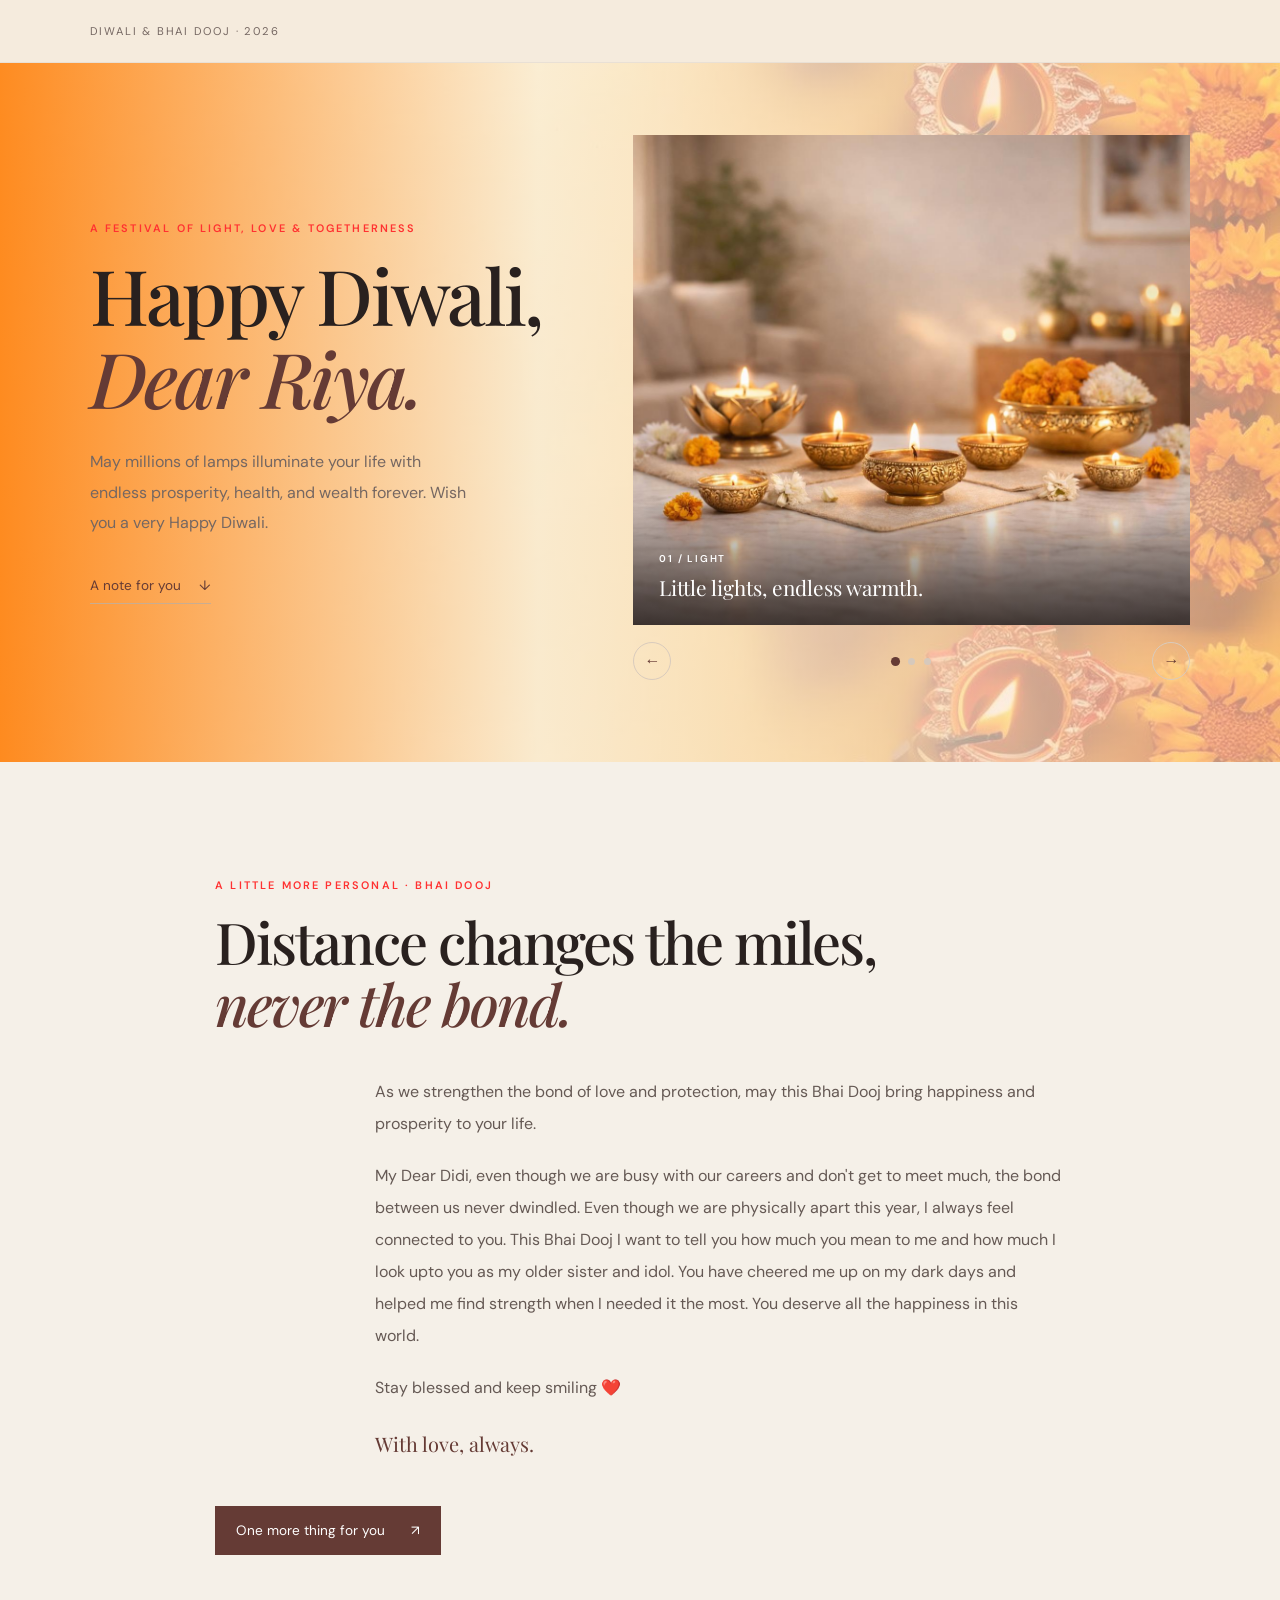
<file: index.html>
<!DOCTYPE html>
<html lang="en">
<head>
  <meta charset="UTF-8">
  <meta name="viewport" content="width=device-width, initial-scale=1.0">
  <meta name="theme-color" content="#241b1b">
  <title>Happy Bhai Phonta 💝</title>
  <link rel="preconnect" href="https://fonts.googleapis.com">
  <link rel="preconnect" href="https://fonts.gstatic.com" crossorigin>
  <link href="https://fonts.googleapis.com/css2?family=DM+Sans:wght@400;500;600&family=Playfair+Display:wght@500;600;700&display=swap" rel="stylesheet">
  <link rel="stylesheet" href="style.css">
</head>
<body>
  <header class="site-header first">
    <a class="occasion" href="index.html">DIWALI & BHAI DOOJ · 2026</a>
  </header>

  <main>
    <section class="hero section-wrap">
      <div class="hero-copy">
        <p class="eyebrow">A festival of light, love & togetherness</p>
        <h1>Happy Diwali,<br><em>Dear Riya.</em></h1>
        <p class="intro">May millions of lamps illuminate your life with endless prosperity, health, and wealth forever. Wish you a very Happy Diwali.</p>
        <a class="text-link" href="#bhai-dooj">A note for you <span>↓</span></a>
      </div>

      <div class="carousel" aria-label="Diwali photo carousel">
        <div class="carousel-track">
          <figure class="slide active">
            <img src="2.jpg" alt="Warm festive lights and decorations">
            <figcaption><span>01 / LIGHT</span> Little lights, endless warmth.</figcaption>
          </figure>
          <figure class="slide">
            <img src="3.jpg" alt="Colourful festive rangoli">
            <figcaption><span>02 / COLOUR</span> May life stay colourful.</figcaption>
          </figure>
          <figure class="slide">
            <img src="4.jpg" alt="Glowing diya lamps">
            <figcaption><span>03 / GLOW</span> Keep shining, always.</figcaption>
          </figure>
        </div>
        <div class="carousel-controls">
          <button class="carousel-btn" id="prev" aria-label="Previous image">←</button>
          <div class="dots" aria-label="Choose slide">
            <button class="dot active" aria-label="Show image 1"></button>
            <button class="dot" aria-label="Show image 2"></button>
            <button class="dot" aria-label="Show image 3"></button>
          </div>
          <button class="carousel-btn" id="next" aria-label="Next image">→</button>
        </div>
      </div>
    </section>

    <section class="bhai-section" id="bhai-dooj">
      <div class="section-wrap bhai-inner">
        <p class="eyebrow">A little more personal · Bhai Dooj</p>
        <h2>Distance changes the miles,<br><em>never the bond.</em></h2>
        <div class="message">
          <p>As we strengthen the bond of love and protection, may this Bhai Dooj bring happiness and prosperity to your life.</p>
          <p>My Dear Didi, even though we are busy with our careers and don't get to meet much, the bond between us never dwindled. Even though we are physically apart this year, I always feel connected to you. This Bhai Dooj I want to tell you how much you mean to me and how much I look upto you as my older sister and idol. You have cheered me up on my dark days and helped me find strength when I needed it the most. You deserve all the happiness in this world.</p>
          <p>Stay blessed and keep smiling ❤️</p>
          <p class="signoff">With love, always.</p>
        </div>
        <a class="button-link" href="page2.html">One more thing for you <span>↗</span></a>
      </div>
    </section>
  </main>

  <!--<footer class="site-footer"><span>Made with love, for Didi 💗</span></footer>-->
  <script src="script.js"></script>
</body>
</html>
</file>
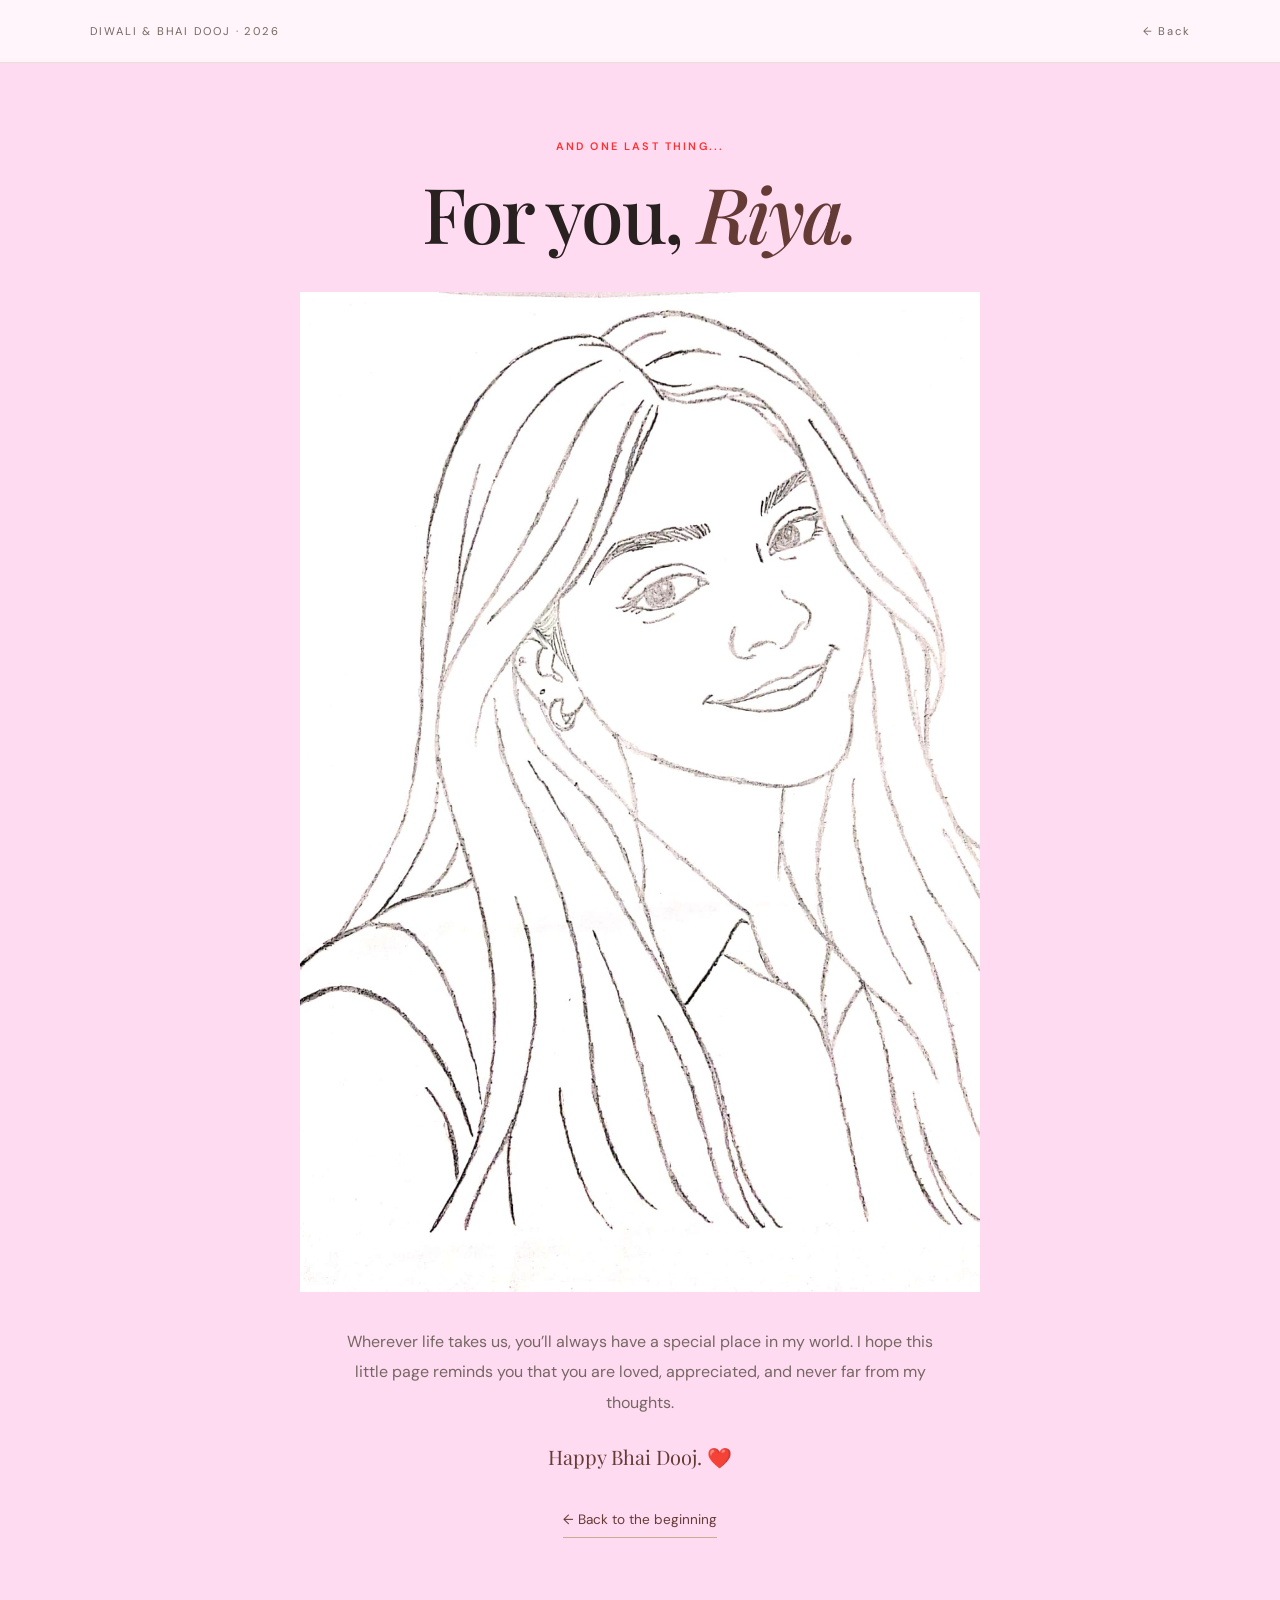
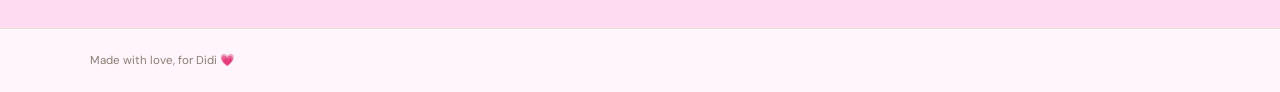
<file: page2.html>
<!DOCTYPE html>
<html lang="en">
<head>
  <meta charset="UTF-8">
  <meta name="viewport" content="width=device-width, initial-scale=1.0">
  <meta name="theme-color" content="#241b1b">
  <title>Happy Bhai Phonta 💝</title>
  <link rel="preconnect" href="https://fonts.googleapis.com">
  <link rel="preconnect" href="https://fonts.gstatic.com" crossorigin>
  <link href="https://fonts.googleapis.com/css2?family=DM+Sans:wght@400;500;600&family=Playfair+Display:wght@500;600;700&display=swap" rel="stylesheet">
  <link rel="stylesheet" href="style.css">
</head>
<body class="page-two">
  <header class="site-header second">
    <a class="occasion" href="index.html">DIWALI & BHAI DOOJ · 2026</a>
    <a class="back-link" href="index.html">← Back</a>
  </header>

  <main class="final-page">
    <p class="eyebrow">And one last thing...</p>
    <h1>For you, <em>Riya.</em></h1>
    <figure class="portrait-frame">
      <!-- Replace images/riya.jpg with a favourite photo of your sister. -->
      <img src="riya.jpeg">
    </figure>
    <div class="final-note">
      <p>Wherever life takes us, you’ll always have a special place in my world. I hope this little page reminds you that you are loved, appreciated, and never far from my thoughts.</p>
      <p class="signoff">Happy Bhai Dooj. ❤️</p>
    </div>
    <a class="text-link" href="index.html">← Back to the beginning</a>
  </main>
  <footer class="site-footer"><span>Made with love, for Didi 💗</span></footer>
</body>
</html>
</file>
<file: style.css>
* { box-sizing: border-box; }
:root {
  --ink: #29211f; --muted: #756762; --cream: #f5f0e8;
  --paper: #fbf8f2; --wine: #653b35; --gold: #b88d55;
}
html { scroll-behavior: smooth; }
body { margin: 0; color: var(--ink); background: var(--paper); font-family: "DM Sans", sans-serif; }
.site-header, .site-footer { display: flex; justify-content: space-between; align-items: center; padding: 24px 7vw; }
.site-header { border-bottom: 1px solid #e9e0d5; }
.wordmark { color: var(--ink); text-decoration: none; font-size: .9rem; font-weight: 600; letter-spacing: .02em; }
.occasion, .back-link { color: var(--muted); text-decoration: none; font-size: .7rem; letter-spacing: .16em; }
.section-wrap { width: min(1120px, 86vw); margin: auto; }
.hero { min-height: 690px; display: grid; grid-template-columns: .9fr 1.1fr; align-items: center; gap: 8%; padding-top: 72px; padding-bottom: 82px; }
.eyebrow { color: #ff3131; font-size: .68rem; font-weight: 600; letter-spacing: .2em; text-transform: uppercase; }
h1, h2 { margin: 18px 0; font-family: "Playfair Display", Georgia, serif; font-weight: 500; letter-spacing: -.035em; line-height: 1.08; }
h1 { font-size: clamp(3.2rem, 6vw, 5.8rem); }
h2 { font-size: clamp(2.5rem, 4.5vw, 4.5rem); }
h1 em, h2 em { color: var(--wine); font-weight: 500; }
.intro { max-width: 390px; color: var(--muted); font-size: 1rem; line-height: 1.9; margin: 28px 0 36px; }
.text-link { display: inline-flex; gap: 18px; align-items: center; color: var(--wine); font-size: .85rem; text-decoration: none; border-bottom: 1px solid #c9ad91; padding-bottom: 9px; }
.carousel { min-width: 0; }
.carousel-track { position: relative; height: 490px; overflow: hidden; background: #e8ddd0; }
.slide { position: absolute; inset: 0; margin: 0; opacity: 0; transform: translateY(12px); transition: opacity .55s ease, transform .55s ease; pointer-events: none; }
.slide.active { opacity: 1; transform: translateY(0); pointer-events: auto; }
.slide img { width: 100%; height: 100%; object-fit: cover; display: block; }
.slide figcaption { position: absolute; bottom: 0; left: 0; right: 0; padding: 52px 26px 24px; color: white; font-family: "Playfair Display", serif; font-size: 1.3rem; background: linear-gradient(transparent, rgba(20,13,10,.72)); }
.slide figcaption span { display: block; margin-bottom: 8px; font: 600 .62rem "DM Sans", sans-serif; letter-spacing: .18em; }
.carousel-controls { display: flex; align-items: center; justify-content: space-between; padding-top: 17px; }
.carousel-btn { width: 38px; height: 38px; border: 1px solid #d9cbbd; border-radius: 50%; background: transparent; color: var(--wine); cursor: pointer; font-size: 1rem; }
.dots { display: flex; gap: 9px; }
.dot { width: 7px; height: 7px; border: 0; border-radius: 50%; background: #d6c9bc; padding: 0; cursor: pointer; }
.dot.active { background: var(--wine); transform: scale(1.3); }
.bhai-section { background: var(--cream); padding: 105px 0 112px; }
.bhai-inner { max-width: 850px; }
.bhai-inner h2 { margin-bottom: 42px; }
.message { max-width: 690px; margin-left: auto; color: #655954; font-size: 1rem; line-height: 2; }
.message p { margin: 0 0 20px; }
.signoff { color: var(--wine); font-family: "Playfair Display", serif; font-size: 1.25rem; }
.button-link { display: inline-flex; gap: 26px; margin-top: 22px; padding: 16px 21px; background: var(--wine); color: white; text-decoration: none; font-size: .85rem; }
.site-footer { color: #8a7d75; font-size: .72rem; border-top: 1px solid #e9e0d5; }
.final-page { width: min(900px, 86vw); margin: auto; text-align: center; padding: 65px 0 90px; }
.final-page h1 { font-size: clamp(3rem, 6vw, 5rem); margin-bottom: 38px; }
.portrait-frame { width: min(680px, 100%); height: min(200vw, 1000px); min-height: 500px; margin: 0 auto 35px; background: #e8ddd0; overflow: hidden; }
.portrait-frame img { display: block; width: 100%; height: 100%; object-fit: cover; }
.final-note { max-width: 610px; margin: 0 auto 32px; color: var(--muted); line-height: 1.9; }
.final-note .signoff { margin-top: 20px; }
.first {
  background-color: #F5EBDD;
}
.second {
  background-color: #fff5fa;
}
.site-footer {
  background-color: #fff5fa;
}
body.page-two {
  background-color: #ffdbf2;
}
@media (max-width: 760px) {
  .site-header, .site-footer { padding: 19px 6vw; }
  .occasion { font-size: .58rem; letter-spacing: .1em; }
  .section-wrap { width: 88vw; }
  .hero { grid-template-columns: 1fr; gap: 42px; padding-top: 58px; padding-bottom: 65px; }
  .hero-copy { padding-right: 4vw; }
  .carousel-track { height: 430px; }
  .bhai-section { padding: 75px 0 82px; }
  .message { margin-left: 0; }
  .final-page { width: 88vw; padding-top: 52px; }
  .portrait-frame { height: 112vw; max-height: 520px; min-height: 300px; }
}
@media (prefers-reduced-motion: reduce) {
  html { scroll-behavior: auto; }
  *, *::before, *::after { transition-duration: .01ms !important; animation-duration: .01ms !important; }
}


/* Full-width photographic background for the Diwali greeting section */
.hero.section-wrap {
  position: relative;
  isolation: isolate;
  width: 100%;
  max-width: none;
  padding-left: max(7vw, calc((100vw - 1120px) / 2));
  padding-right: max(7vw, calc((100vw - 1120px) / 2));
  background:
    linear-gradient(90deg,
      rgba(255, 136, 32, 0.91) 0%,
      rgba(250, 247, 241, 0.83) 42%,
      rgba(255, 217, 183, 0.62) 100%),
    url("1.jpg")
    center / cover no-repeat;
}
@media (max-width: 0px) {
  .hero.section-wrap {
    padding-left: 6vw;
    padding-right: 6vw;
    background:
      linear-gradient(rgba(250, 247, 241, 0.88), rgba(250, 247, 241, 0.91)),
      url("https://images.unsplash.com/photo-1604608672516-7d7f2b6c7b2a?auto=format&fit=crop&w=1400&q=85")
      center / cover no-repeat;
  }
}
</file>
